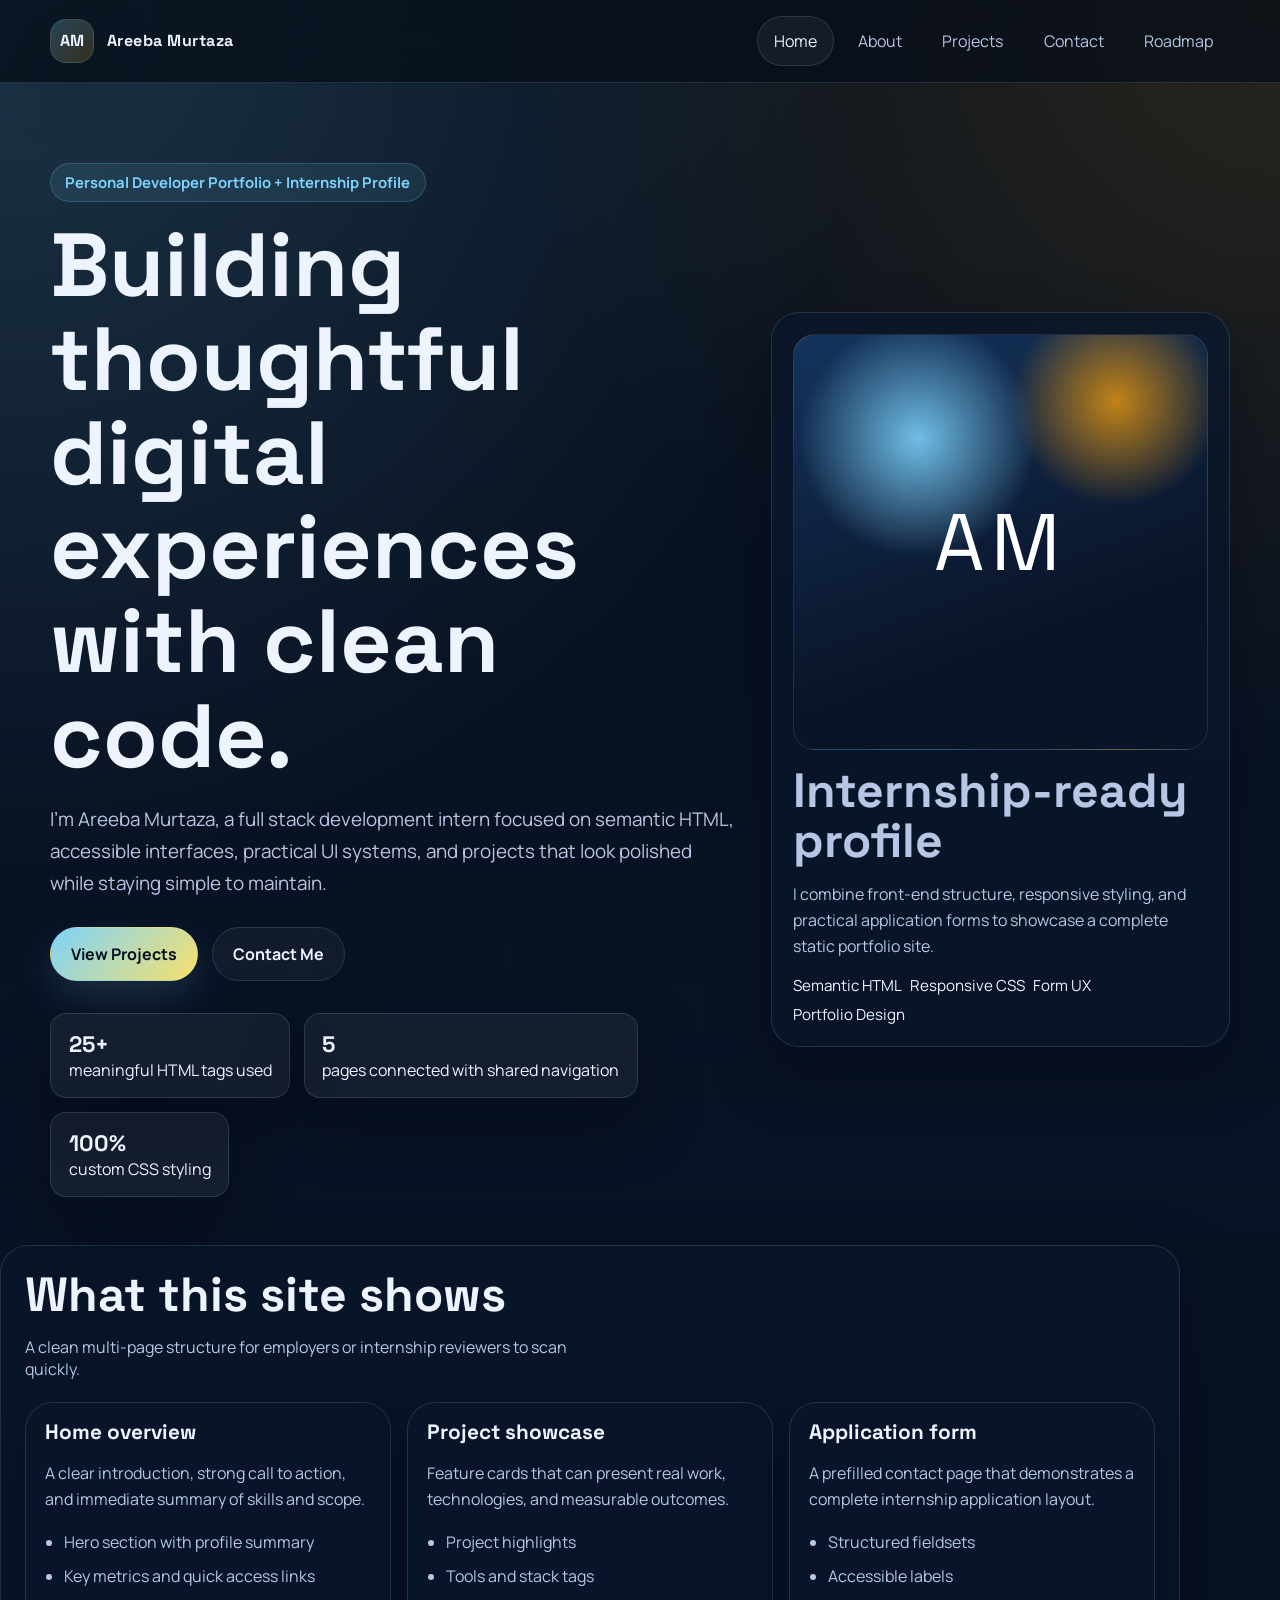
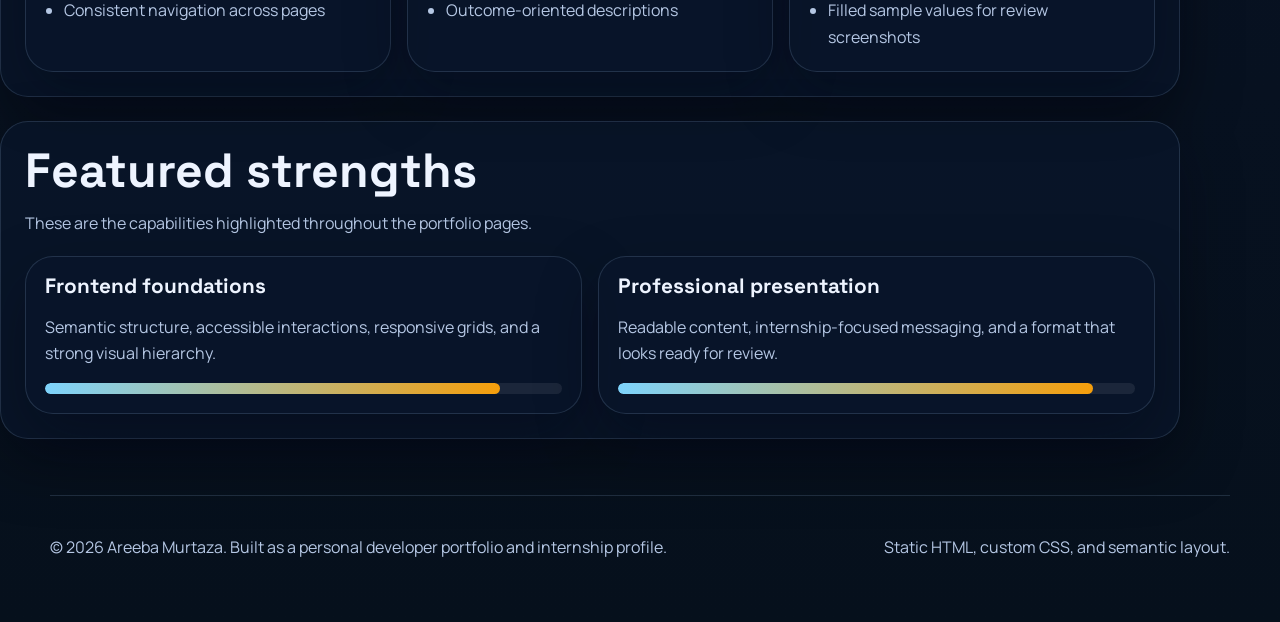
<file: index.html>
<!DOCTYPE html>
<html lang="en">
<head>
    <meta charset="UTF-8">
    <meta name="viewport" content="width=device-width, initial-scale=1.0">
    <meta name="description" content="Areeba Murtaza's personal developer portfolio and internship profile website.">
    <title>Areeba Murtaza | Developer Portfolio</title>
    <link rel="stylesheet" href="style.css">
</head>
<body>
    <a class="skip-link" href="#main-content">Skip to content</a>
    <header class="site-header">
        <div class="container">
            <nav class="navbar" aria-label="Primary">
                <a class="brand" href="index.html">
                    <span class="brand-mark">AM</span>
                    <span>Areeba Murtaza</span>
                </a>
                <div class="nav-links">
                    <a class="active" href="index.html" aria-current="page">Home</a>
                    <a href="about.html">About</a>
                    <a href="projects.html">Projects</a>
                    <a href="contact.html">Contact</a>
                    <a href="roadmap.html">Roadmap</a>
                </div>
            </nav>
        </div>
    </header>

    <main id="main-content">
        <section class="hero">
            <div class="container hero-grid">
                <div>
                    <div class="kicker">Personal Developer Portfolio + Internship Profile</div>
                    <h1>Building thoughtful digital experiences with clean code.</h1>
                    <p class="lead">I’m Areeba Murtaza, a full stack development intern focused on semantic HTML, accessible interfaces, practical UI systems, and projects that look polished while staying simple to maintain.</p>
                    <div class="actions">
                        <a class="button button-primary" href="projects.html">View Projects</a>
                        <a class="button button-secondary" href="contact.html">Contact Me</a>
                    </div>
                    <div class="hero-metrics" aria-label="Highlights">
                        <div class="metric"><strong>25+</strong><span>meaningful HTML tags used</span></div>
                        <div class="metric"><strong>5</strong><span>pages connected with shared navigation</span></div>
                        <div class="metric"><strong>100%</strong><span>custom CSS styling</span></div>
                    </div>
                </div>

                <aside class="visual-card profile-panel" aria-label="Profile summary">
                    <figure>
                        <div class="avatar" aria-hidden="true">AM</div>
                        <figcaption>
                            <h2 style="margin-bottom:0.5rem;">Internship-ready profile</h2>
                            <p>I combine front-end structure, responsive styling, and practical application forms to showcase a complete static portfolio site.</p>
                        </figcaption>
                    </figure>
                    <div class="badge-row">
                        <span class="badge">Semantic HTML</span>
                        <span class="badge">Responsive CSS</span>
                        <span class="badge">Form UX</span>
                        <span class="badge">Portfolio Design</span>
                    </div>
                </aside>
            </div>
        </section>

        <section class="section container">
            <div class="section-header">
                <div>
                    <h2>What this site shows</h2>
                    <p>A clean multi-page structure for employers or internship reviewers to scan quickly.</p>
                </div>
            </div>
            <div class="grid-3">
                <article class="card">
                    <h3>Home overview</h3>
                    <p>A clear introduction, strong call to action, and immediate summary of skills and scope.</p>
                    <ul>
                        <li>Hero section with profile summary</li>
                        <li>Key metrics and quick access links</li>
                        <li>Consistent navigation across pages</li>
                    </ul>
                </article>
                <article class="card">
                    <h3>Project showcase</h3>
                    <p>Feature cards that can present real work, technologies, and measurable outcomes.</p>
                    <ul>
                        <li>Project highlights</li>
                        <li>Tools and stack tags</li>
                        <li>Outcome-oriented descriptions</li>
                    </ul>
                </article>
                <article class="card">
                    <h3>Application form</h3>
                    <p>A prefilled contact page that demonstrates a complete internship application layout.</p>
                    <ul>
                        <li>Structured fieldsets</li>
                        <li>Accessible labels</li>
                        <li>Filled sample values for review screenshots</li>
                    </ul>
                </article>
            </div>
        </section>

        <section class="section container">
            <div class="section-header">
                <div>
                    <h2>Featured strengths</h2>
                    <p>These are the capabilities highlighted throughout the portfolio pages.</p>
                </div>
            </div>
            <div class="grid-2">
                <article class="card">
                    <h3>Frontend foundations</h3>
                    <p>Semantic structure, accessible interactions, responsive grids, and a strong visual hierarchy.</p>
                    <div class="progress" aria-hidden="true"><span style="width: 88%;"></span></div>
                </article>
                <article class="card">
                    <h3>Professional presentation</h3>
                    <p>Readable content, internship-focused messaging, and a format that looks ready for review.</p>
                    <div class="progress" aria-hidden="true"><span style="width: 92%;"></span></div>
                </article>
            </div>
        </section>
    </main>

    <footer class="site-footer">
        <div class="container footer-inner">
            <p>&copy; 2026 Areeba Murtaza. Built as a personal developer portfolio and internship profile.</p>
            <p>Static HTML, custom CSS, and semantic layout.</p>
        </div>
    </footer>
</body>
</html>
</file>
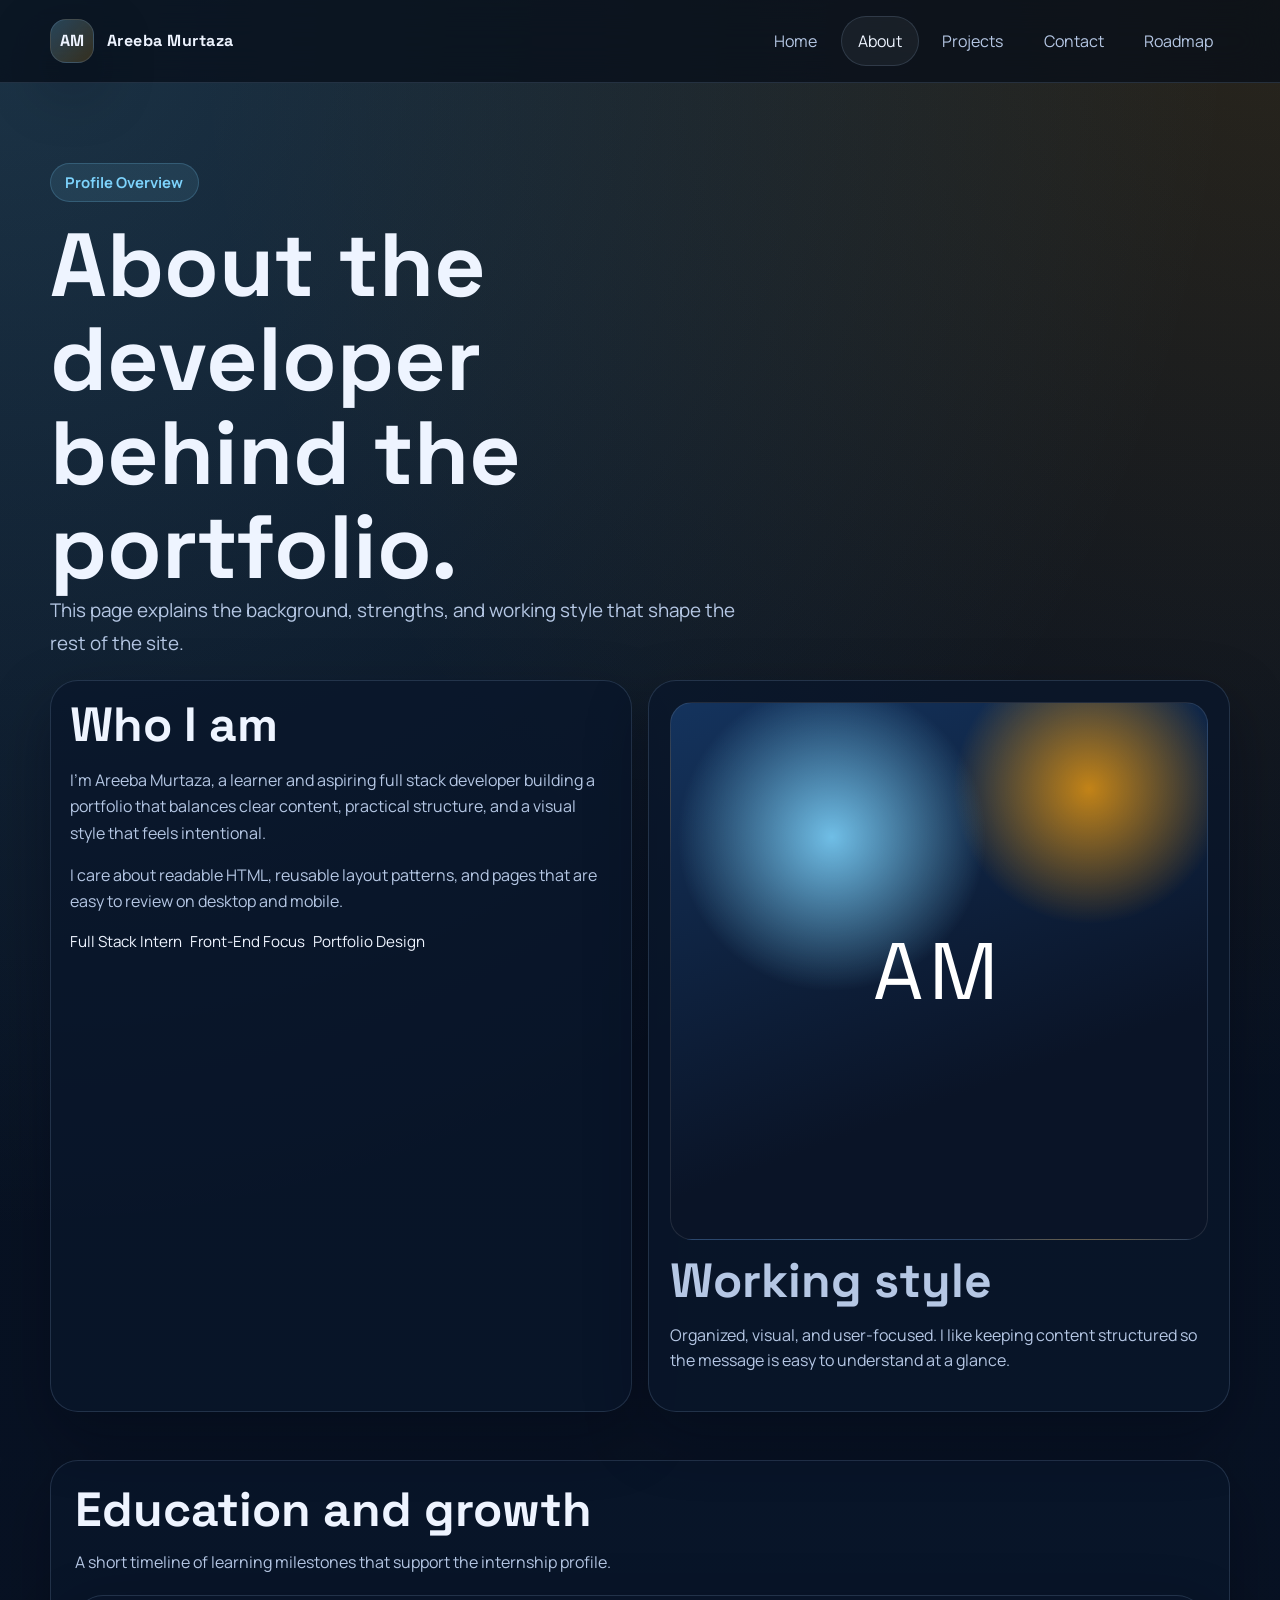
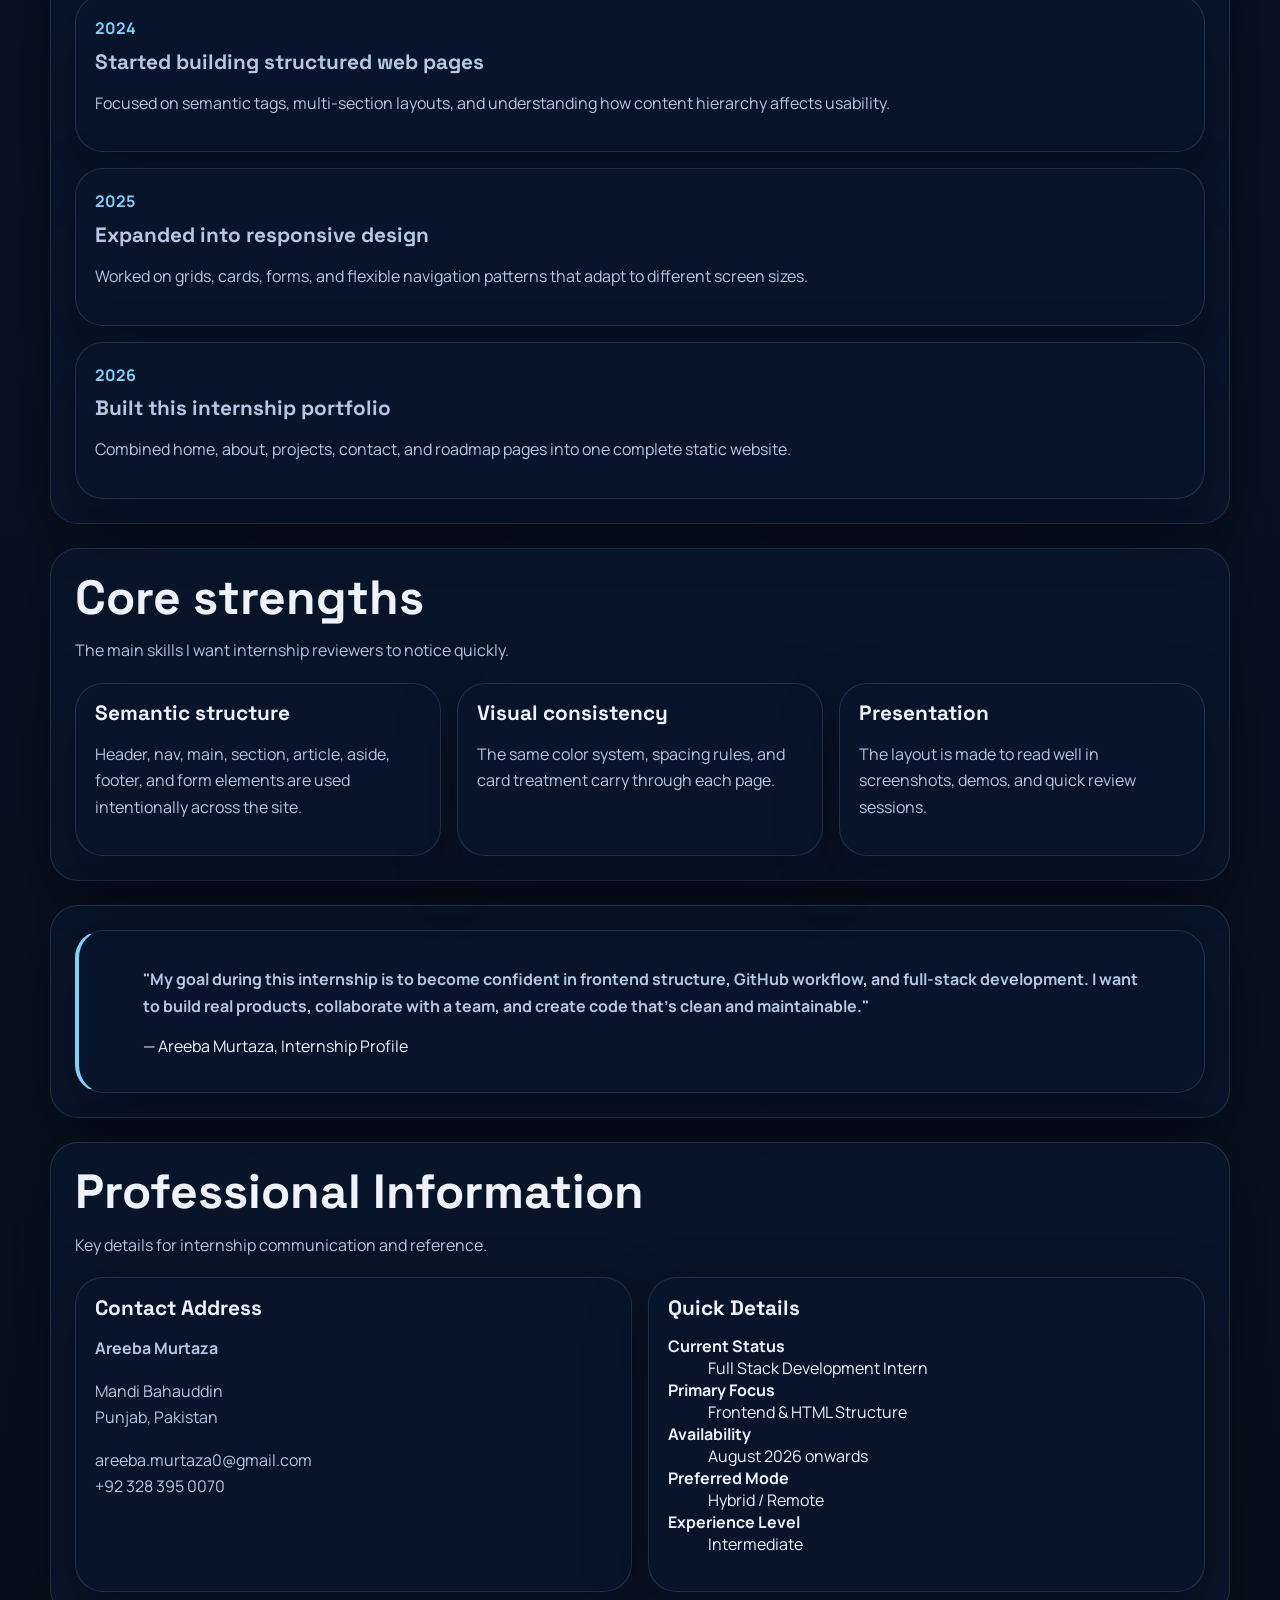
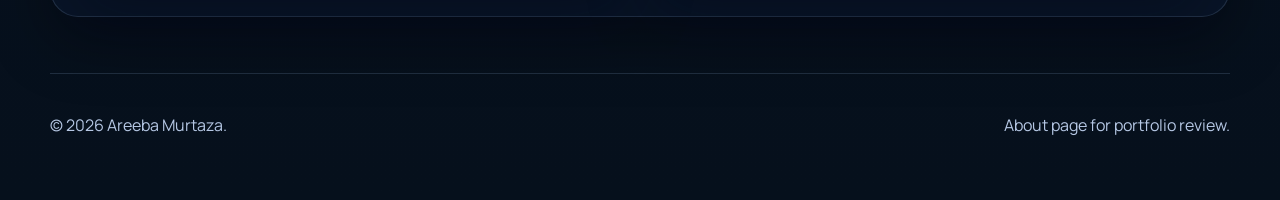
<file: about.html>
<!DOCTYPE html>
<html lang="en">
<head>
    <meta charset="UTF-8">
    <meta name="viewport" content="width=device-width, initial-scale=1.0">
    <meta name="description" content="About Areeba Murtaza, a full stack development intern and portfolio owner.">
    <title>About | Areeba Murtaza</title>
    <link rel="stylesheet" href="style.css">
</head>
<body>
    <a class="skip-link" href="#main-content">Skip to content</a>
    <header class="site-header">
        <div class="container">
            <nav class="navbar" aria-label="Primary">
                <a class="brand" href="index.html">
                    <span class="brand-mark">AM</span>
                    <span>Areeba Murtaza</span>
                </a>
                <div class="nav-links">
                    <a href="index.html">Home</a>
                    <a class="active" href="about.html" aria-current="page">About</a>
                    <a href="projects.html">Projects</a>
                    <a href="contact.html">Contact</a>
                    <a href="roadmap.html">Roadmap</a>
                </div>
            </nav>
        </div>
    </header>

    <main id="main-content" class="container">
        <section class="page-hero">
            <div class="section-header">
                <div>
                    <div class="kicker">Profile Overview</div>
                    <h1>About the developer behind the portfolio.</h1>
                    <p class="lead">This page explains the background, strengths, and working style that shape the rest of the site.</p>
                </div>
            </div>
            <div class="grid-2">
                <article class="card">
                    <h2>Who I am</h2>
                    <p>I’m Areeba Murtaza, a learner and aspiring full stack developer building a portfolio that balances clear content, practical structure, and a visual style that feels intentional.</p>
                    <p>I care about readable HTML, reusable layout patterns, and pages that are easy to review on desktop and mobile.</p>
                    <div class="badge-row">
                        <span class="badge">Full Stack Intern</span>
                        <span class="badge">Front-End Focus</span>
                        <span class="badge">Portfolio Design</span>
                    </div>
                </article>
                <aside class="profile-panel">
                    <figure>
                        <div class="avatar" aria-hidden="true">AM</div>
                        <figcaption>
                            <h2 style="margin-bottom:0.5rem;">Working style</h2>
                            <p>Organized, visual, and user-focused. I like keeping content structured so the message is easy to understand at a glance.</p>
                        </figcaption>
                    </figure>
                </aside>
            </div>
        </section>

        <section class="section">
            <div class="section-header">
                <div>
                    <h2>Education and growth</h2>
                    <p>A short timeline of learning milestones that support the internship profile.</p>
                </div>
            </div>
            <ol class="timeline">
                <li class="timeline-item">
                    <time datetime="2024">2024</time>
                    <h3>Started building structured web pages</h3>
                    <p>Focused on semantic tags, multi-section layouts, and understanding how content hierarchy affects usability.</p>
                </li>
                <li class="timeline-item">
                    <time datetime="2025">2025</time>
                    <h3>Expanded into responsive design</h3>
                    <p>Worked on grids, cards, forms, and flexible navigation patterns that adapt to different screen sizes.</p>
                </li>
                <li class="timeline-item">
                    <time datetime="2026">2026</time>
                    <h3>Built this internship portfolio</h3>
                    <p>Combined home, about, projects, contact, and roadmap pages into one complete static website.</p>
                </li>
            </ol>
        </section>

        <section class="section">
            <div class="section-header">
                <div>
                    <h2>Core strengths</h2>
                    <p>The main skills I want internship reviewers to notice quickly.</p>
                </div>
            </div>
            <div class="grid-3">
                <article class="card">
                    <h3>Semantic structure</h3>
                    <p>Header, nav, main, section, article, aside, footer, and form elements are used intentionally across the site.</p>
                </article>
                <article class="card">
                    <h3>Visual consistency</h3>
                    <p>The same color system, spacing rules, and card treatment carry through each page.</p>
                </article>
                <article class="card">
                    <h3>Presentation</h3>
                    <p>The layout is made to read well in screenshots, demos, and quick review sessions.</p>
                </article>
            </div>
        </section>

        <section class="section">
            <article class="card" style="border-left: 4px solid var(--accent); padding-left: 1.5rem;">
                <blockquote>
                    <p><strong>"My goal during this internship is to become confident in frontend structure, GitHub workflow, and full-stack development. I want to build real products, collaborate with a team, and create code that's clean and maintainable."</strong></p>
                    <footer>— Areeba Murtaza, Internship Profile</footer>
                </blockquote>
            </article>
        </section>

        <section class="section">
            <div class="section-header">
                <div>
                    <h2>Professional Information</h2>
                    <p>Key details for internship communication and reference.</p>
                </div>
            </div>
            <div class="grid-2">
                <address class="card" style="font-style: normal;">
                    <h3>Contact Address</h3>
                    <p><strong>Areeba Murtaza</strong></p>
                    <p>Mandi Bahauddin<br>Punjab, Pakistan</p>
                    <p><a href="mailto:areeba.murtaza0@gmail.com">areeba.murtaza0@gmail.com</a><br>
                    <a href="tel:+923283950070">+92 328 395 0070</a></p>
                </address>

                <div class="card">
                    <h3>Quick Details</h3>
                    <dl>
                        <dt><strong>Current Status</strong></dt>
                        <dd>Full Stack Development Intern</dd>

                        <dt><strong>Primary Focus</strong></dt>
                        <dd>Frontend & HTML Structure</dd>

                        <dt><strong>Availability</strong></dt>
                        <dd>August 2026 onwards</dd>

                        <dt><strong>Preferred Mode</strong></dt>
                        <dd>Hybrid / Remote</dd>

                        <dt><strong>Experience Level</strong></dt>
                        <dd>Intermediate</dd>
                    </dl>
                </div>
            </div>
        </section>
    </main>

    <footer class="site-footer">
        <div class="container footer-inner">
            <p>&copy; 2026 Areeba Murtaza.</p>
            <p>About page for portfolio review.</p>
        </div>
    </footer>
</body>
</html>
</file>
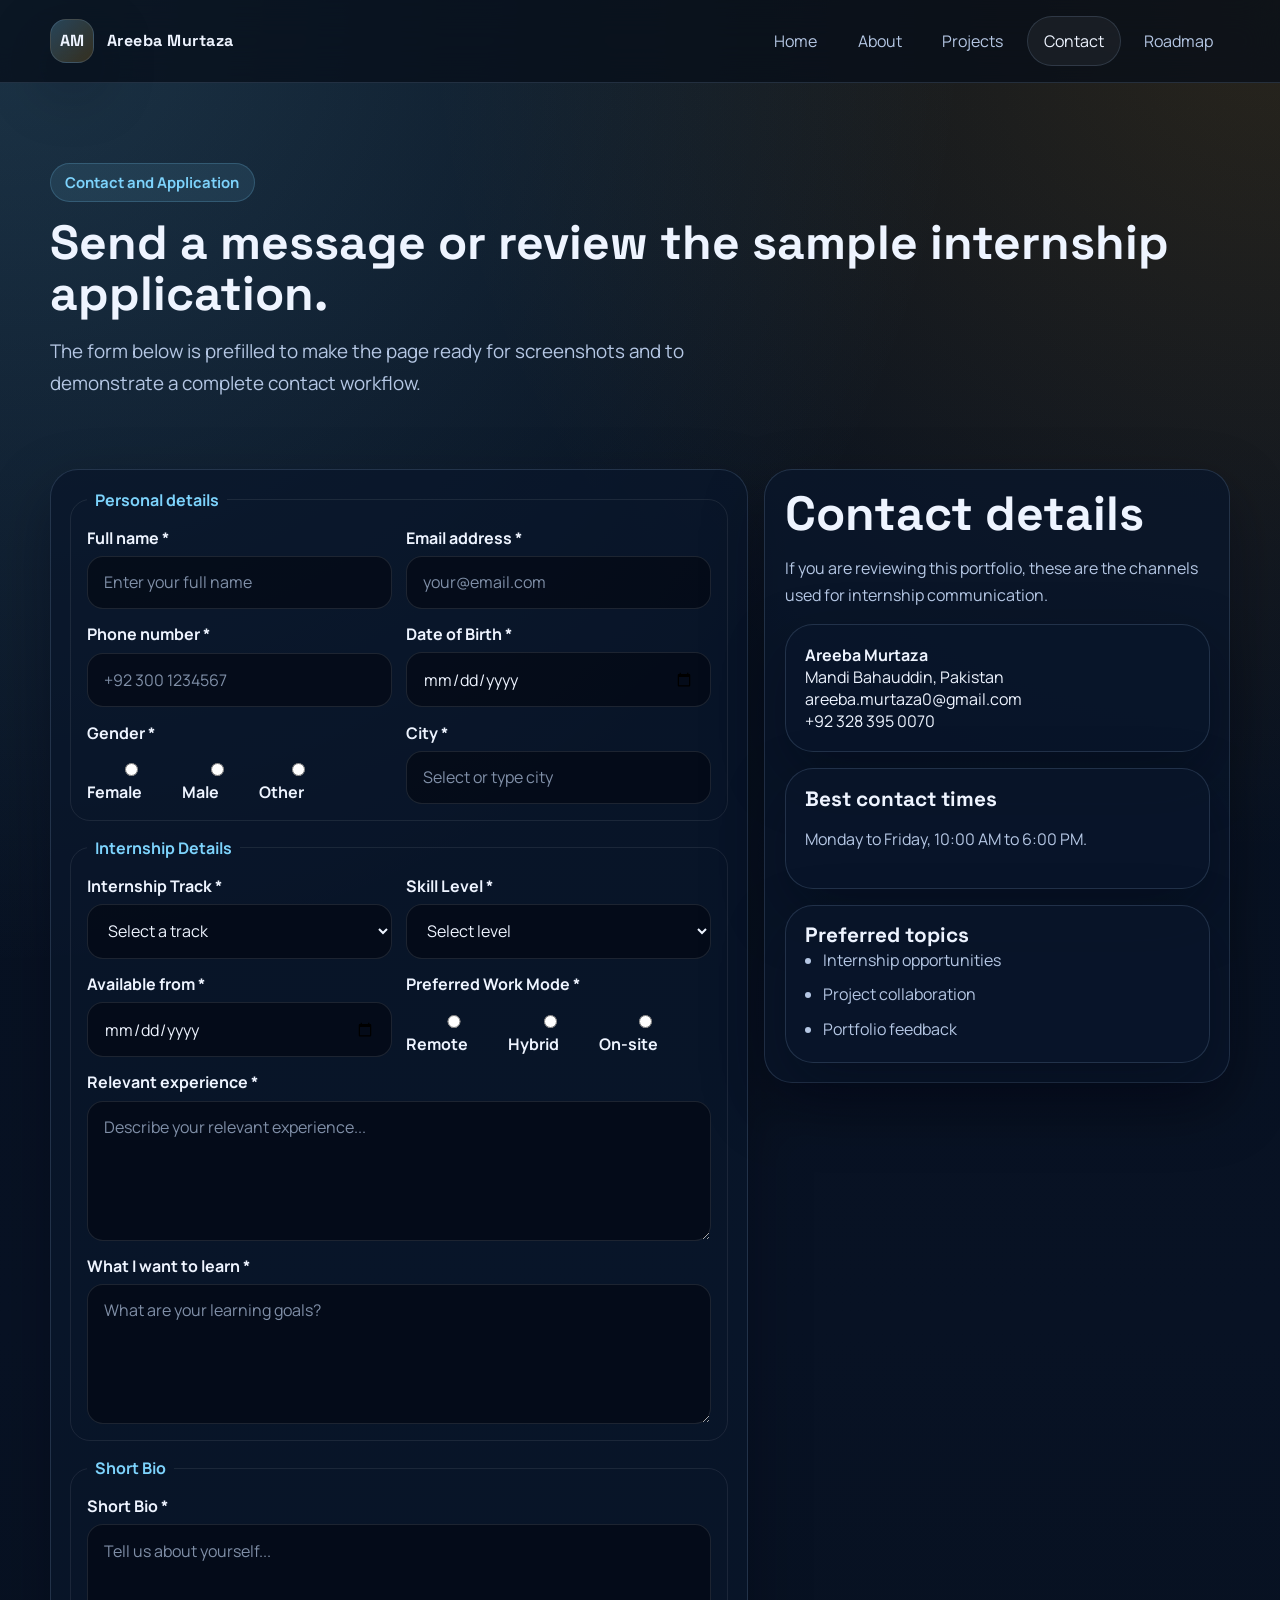
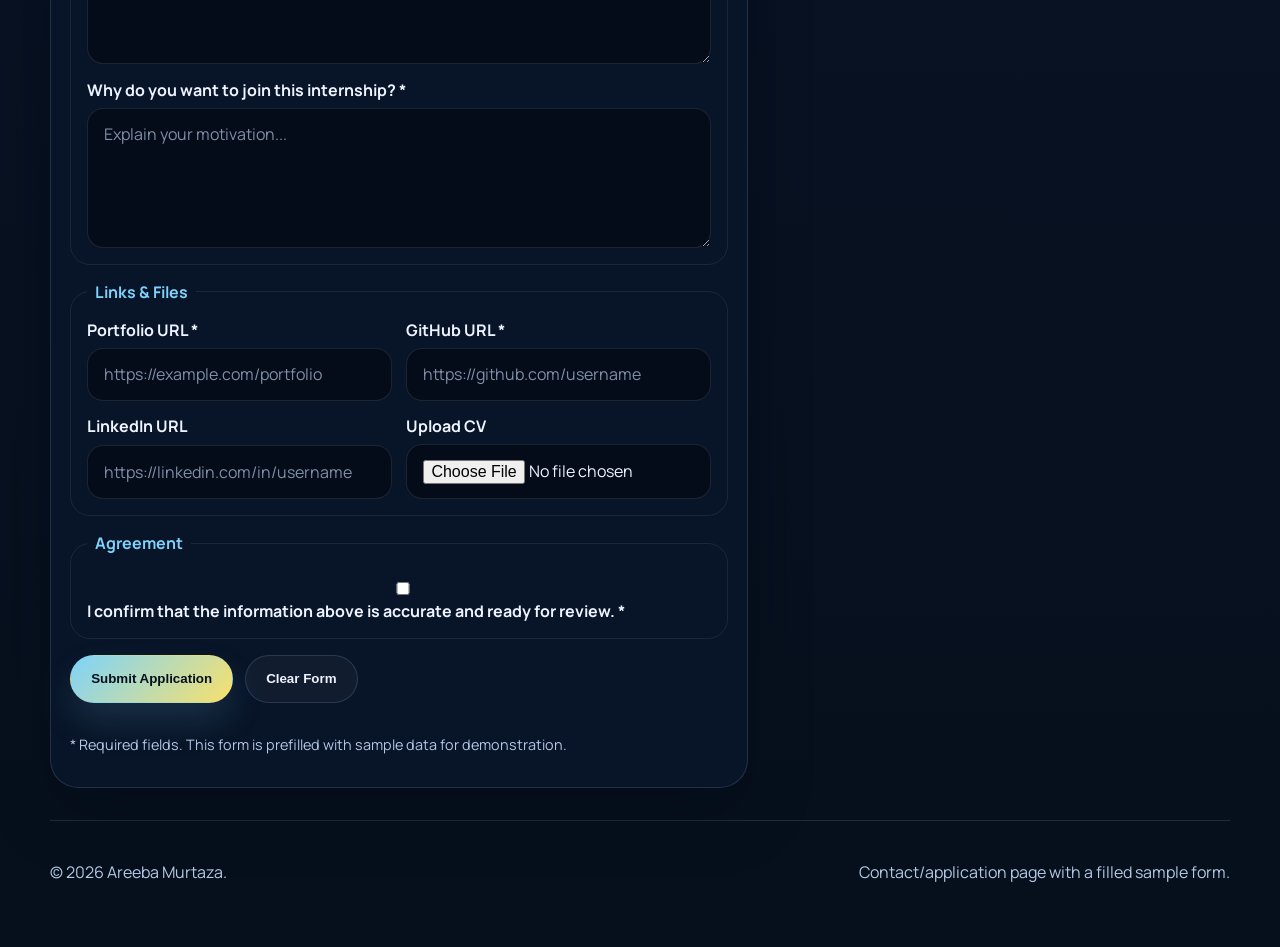
<file: contact.html>
<!DOCTYPE html>
<html lang="en">
<head>
    <meta charset="UTF-8">
    <meta name="viewport" content="width=device-width, initial-scale=1.0">
    <meta name="description" content="Contact and internship application form for Areeba Murtaza.">
    <title>Contact | Areeba Murtaza</title>
    <link rel="stylesheet" href="style.css">
</head>
<body>
    <a class="skip-link" href="#main-content">Skip to content</a>
    <header class="site-header">
        <div class="container">
            <nav class="navbar" aria-label="Primary">
                <a class="brand" href="index.html">
                    <span class="brand-mark">AM</span>
                    <span>Areeba Murtaza</span>
                </a>
                <div class="nav-links">
                    <a href="index.html">Home</a>
                    <a href="about.html">About</a>
                    <a href="projects.html">Projects</a>
                    <a class="active" href="contact.html" aria-current="page">Contact</a>
                    <a href="roadmap.html">Roadmap</a>
                </div>
            </nav>
        </div>
    </header>

    <main id="main-content" class="container">
        <section class="page-hero">
            <div class="section-header">
                <div>
                    <div class="kicker">Contact and Application</div>
                    <h2>Send a message or review the sample internship application.</h2>
                    <p class="lead">The form below is prefilled to make the page ready for screenshots and to demonstrate a complete contact workflow.</p>
                </div>
            </div>
        </section>

        <div class="form-layout">
            <section class="form-panel">
                <form action="#" method="post">
                    <fieldset>
                        <legend>Personal details</legend>
                        <div class="form-grid">
                            <div class="field">
                                <label for="fullName">Full name *</label>
                                <input id="fullName" name="fullName" type="text" placeholder="Enter your full name" required minlength="3" maxlength="50">
                            </div>
                            <div class="field">
                                <label for="email">Email address *</label>
                                <input id="email" name="email" type="email" placeholder="your@email.com" required>
                            </div>
                            <div class="field">
                                <label for="phone">Phone number *</label>
                                <input id="phone" name="phone" type="tel" placeholder="+92 300 1234567" required pattern="[0-9+\-\s]{10,}">
                            </div>
                            <div class="field">
                                <label for="dob">Date of Birth *</label>
                                <input id="dob" name="dob" type="date" required>
                            </div>
                            <div class="field">
                                <label>Gender *</label>
                                <div style="display: flex; gap: 1rem; margin-top: 0.45rem;">
                                    <label><input type="radio" name="gender" value="Female" required> Female</label>
                                    <label><input type="radio" name="gender" value="Male" required> Male</label>
                                    <label><input type="radio" name="gender" value="Other" required> Other</label>
                                </div>
                            </div>
                            <div class="field">
                                <label for="city">City *</label>
                                <input id="city" name="city" list="cities" placeholder="Select or type city" required>
                                <datalist id="cities">
                                    <option value="Karachi"></option>
                                    <option value="Lahore"></option>
                                    <option value="Islamabad"></option>
                                    <option value="Rawalpindi"></option>
                                    <option value="Multan"></option>
                                    <option value="Mandi Bahauddin"></option>
                                </datalist>
                            </div>
                        </div>
                    </fieldset>

                    <fieldset>
                        <legend>Internship Details</legend>
                        <div class="form-grid">
                            <div class="field">
                                <label for="track">Internship Track *</label>
                                <select id="track" name="track" required>
                                    <option value="">Select a track</option>
                                    <option>Full Stack Development</option>
                                    <option>Frontend Development</option>
                                    <option>UI/UX Design</option>
                                    <option>Web Design</option>
                                </select>
                            </div>
                            <div class="field">
                                <label for="skillLevel">Skill Level *</label>
                                <select id="skillLevel" name="skillLevel" required>
                                    <option value="">Select level</option>
                                    <option>Beginner</option>
                                    <option>Intermediate</option>
                                    <option>Advanced</option>
                                </select>
                            </div>
                            <div class="field">
                                <label for="startDate">Available from *</label>
                                <input id="startDate" name="startDate" type="date" required>
                            </div>
                            <div class="field">
                                <label>Preferred Work Mode *</label>
                                <div style="display: flex; gap: 1rem; margin-top: 0.45rem;">
                                    <label><input type="radio" name="workMode" value="Remote" required> Remote</label>
                                    <label><input type="radio" name="workMode" value="Hybrid" required> Hybrid</label>
                                    <label><input type="radio" name="workMode" value="On-site" required> On-site</label>
                                </div>
                            </div>
                            <div class="field" style="grid-column: 1 / -1;">
                                <label for="experience">Relevant experience *</label>
                                <textarea id="experience" name="experience" placeholder="Describe your relevant experience..." required minlength="20" maxlength="500"></textarea>
                            </div>
                            <div class="field" style="grid-column: 1 / -1;">
                                <label for="goals">What I want to learn *</label>
                                <textarea id="goals" name="goals" placeholder="What are your learning goals?" required minlength="30" maxlength="500"></textarea>
                            </div>
                        </div>
                    </fieldset>

                    <fieldset>
                        <legend>Short Bio</legend>
                        <div class="form-grid">
                            <div class="field" style="grid-column: 1 / -1;">
                                <label for="bio">Short Bio *</label>
                                <textarea id="bio" name="bio" placeholder="Tell us about yourself..." required minlength="20" maxlength="300"></textarea>
                            </div>
                            <div class="field" style="grid-column: 1 / -1;">
                                <label for="whyJoin">Why do you want to join this internship? *</label>
                                <textarea id="whyJoin" name="whyJoin" placeholder="Explain your motivation..." required minlength="30" maxlength="500"></textarea>
                            </div>
                        </div>
                    </fieldset>

                    <fieldset>
                        <legend>Links & Files</legend>
                        <div class="form-grid">
                            <div class="field">
                                <label for="portfolio">Portfolio URL *</label>
                                <input id="portfolio" name="portfolio" type="url" placeholder="https://example.com/portfolio" required>
                            </div>
                            <div class="field">
                                <label for="github">GitHub URL *</label>
                                <input id="github" name="github" type="url" placeholder="https://github.com/username" required>
                            </div>
                            <div class="field">
                                <label for="linkedin">LinkedIn URL</label>
                                <input id="linkedin" name="linkedin" type="url" placeholder="https://linkedin.com/in/username">
                            </div>
                            <div class="field">
                                <label for="cv">Upload CV</label>
                                <input id="cv" name="cv" type="file" accept=".pdf,.doc,.docx">
                            </div>
                        </div>
                    </fieldset>
                    </fieldset>

                    <fieldset>
                        <legend>Agreement</legend>
                        <div class="field" style="margin-top: 0.5rem;">
                            <label>
                                <input type="checkbox" name="agreement" required> I confirm that the information above is accurate and ready for review. *
                            </label>
                        </div>
                    </fieldset>

                    <div class="form-actions">
                        <button class="button button-primary" type="submit">Submit Application</button>
                        <button class="button button-secondary" type="reset">Clear Form</button>
                    </div>
                    <p class="helper" style="margin-top: 1rem; font-size: 0.9rem;">* Required fields. This form is prefilled with sample data for demonstration.</p>
                </form>
            </section>

            <aside class="info-panel">
                <h2>Contact details</h2>
                <p>If you are reviewing this portfolio, these are the channels used for internship communication.</p>
                <address class="panel" style="font-style: normal;">
                    <strong>Areeba Murtaza</strong><br>
                    Mandi Bahauddin, Pakistan<br>
                    <a href="mailto:areeba.murtaza0@gmail.com">areeba.murtaza0@gmail.com</a><br>
                    <a href="tel:+923283950070">+92 328 395 0070</a>
                </address>
                <div class="note" style="margin-top: 1rem;">
                    <h3>Best contact times</h3>
                    <p>Monday to Friday, 10:00 AM to 6:00 PM.</p>
                </div>
                <div class="note" style="margin-top: 1rem;">
                    <h3>Preferred topics</h3>
                    <ul class="bullets">
                        <li>Internship opportunities</li>
                        <li>Project collaboration</li>
                        <li>Portfolio feedback</li>
                    </ul>
                </div>
            </aside>
        </div>
    </main>

    <footer class="site-footer">
        <div class="container footer-inner">
            <p>&copy; 2026 Areeba Murtaza.</p>
            <p>Contact/application page with a filled sample form.</p>
        </div>
    </footer>
</body>
</html>
</file>
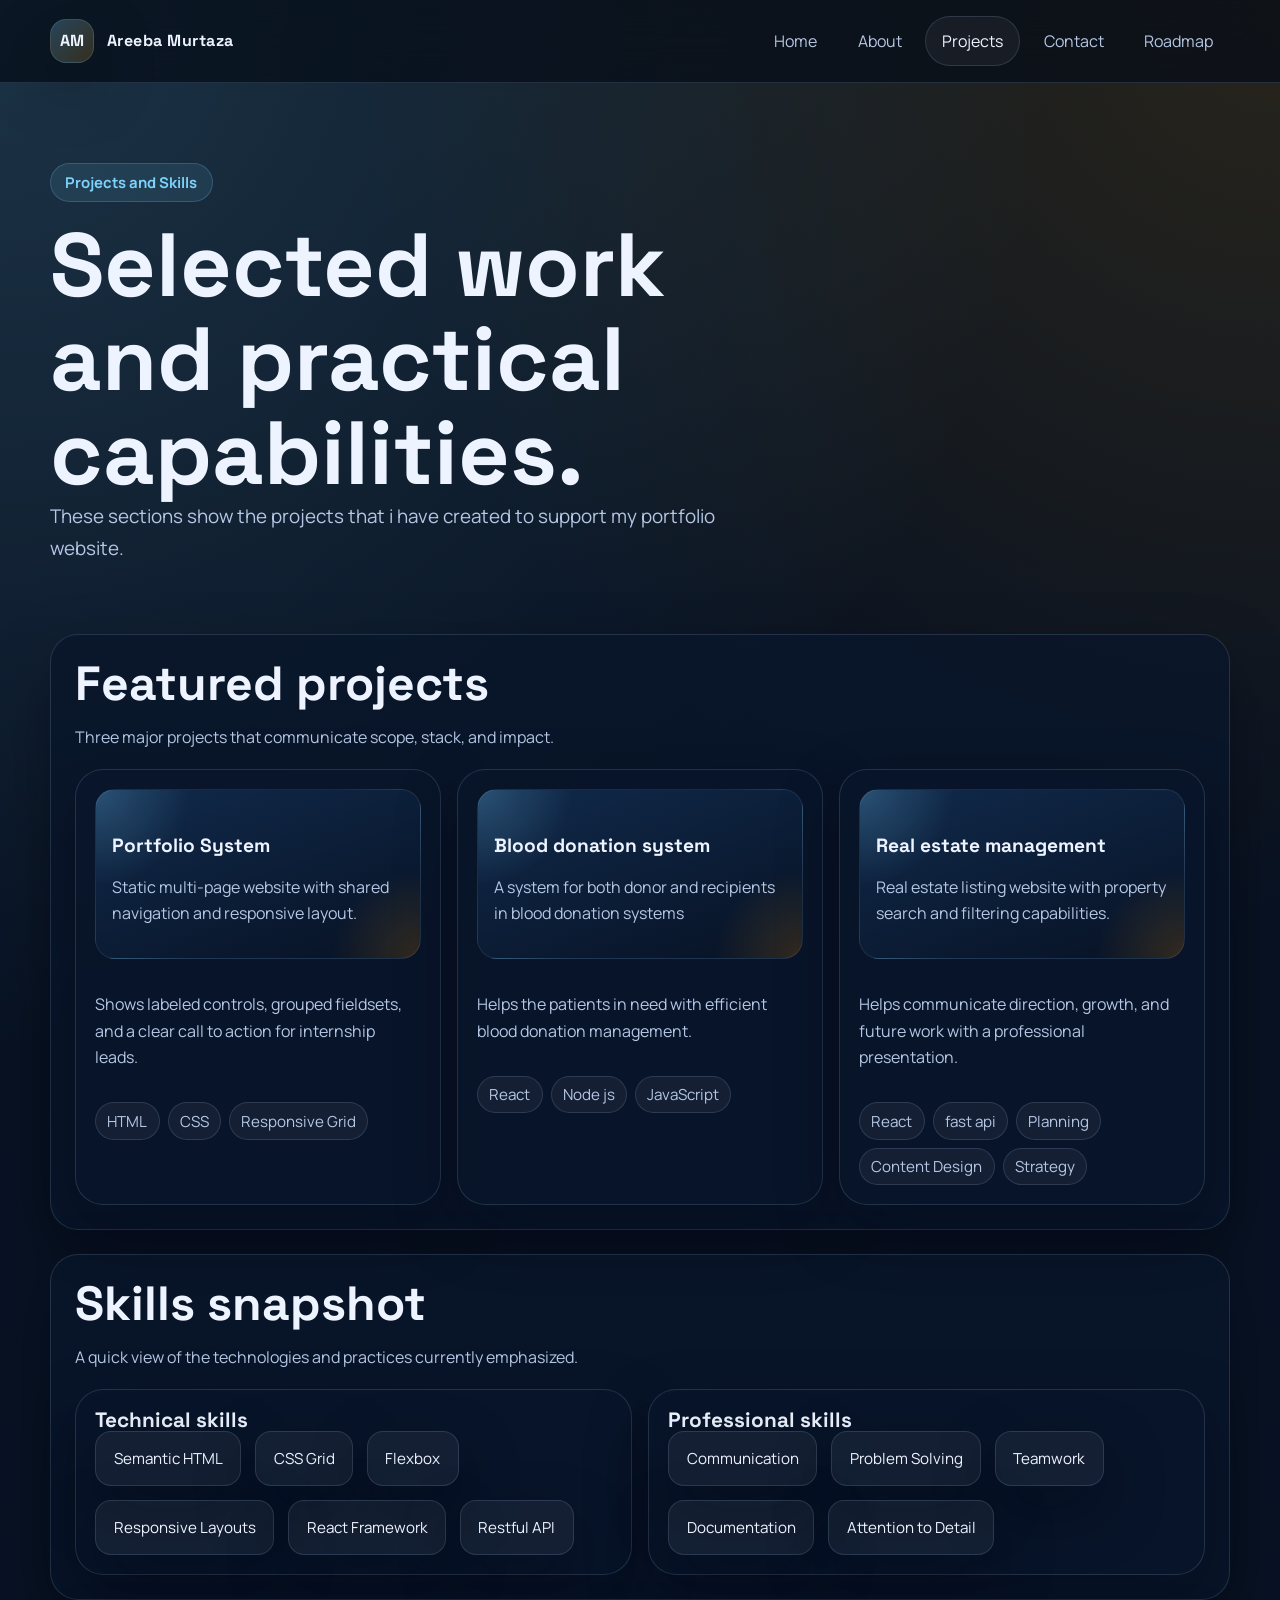
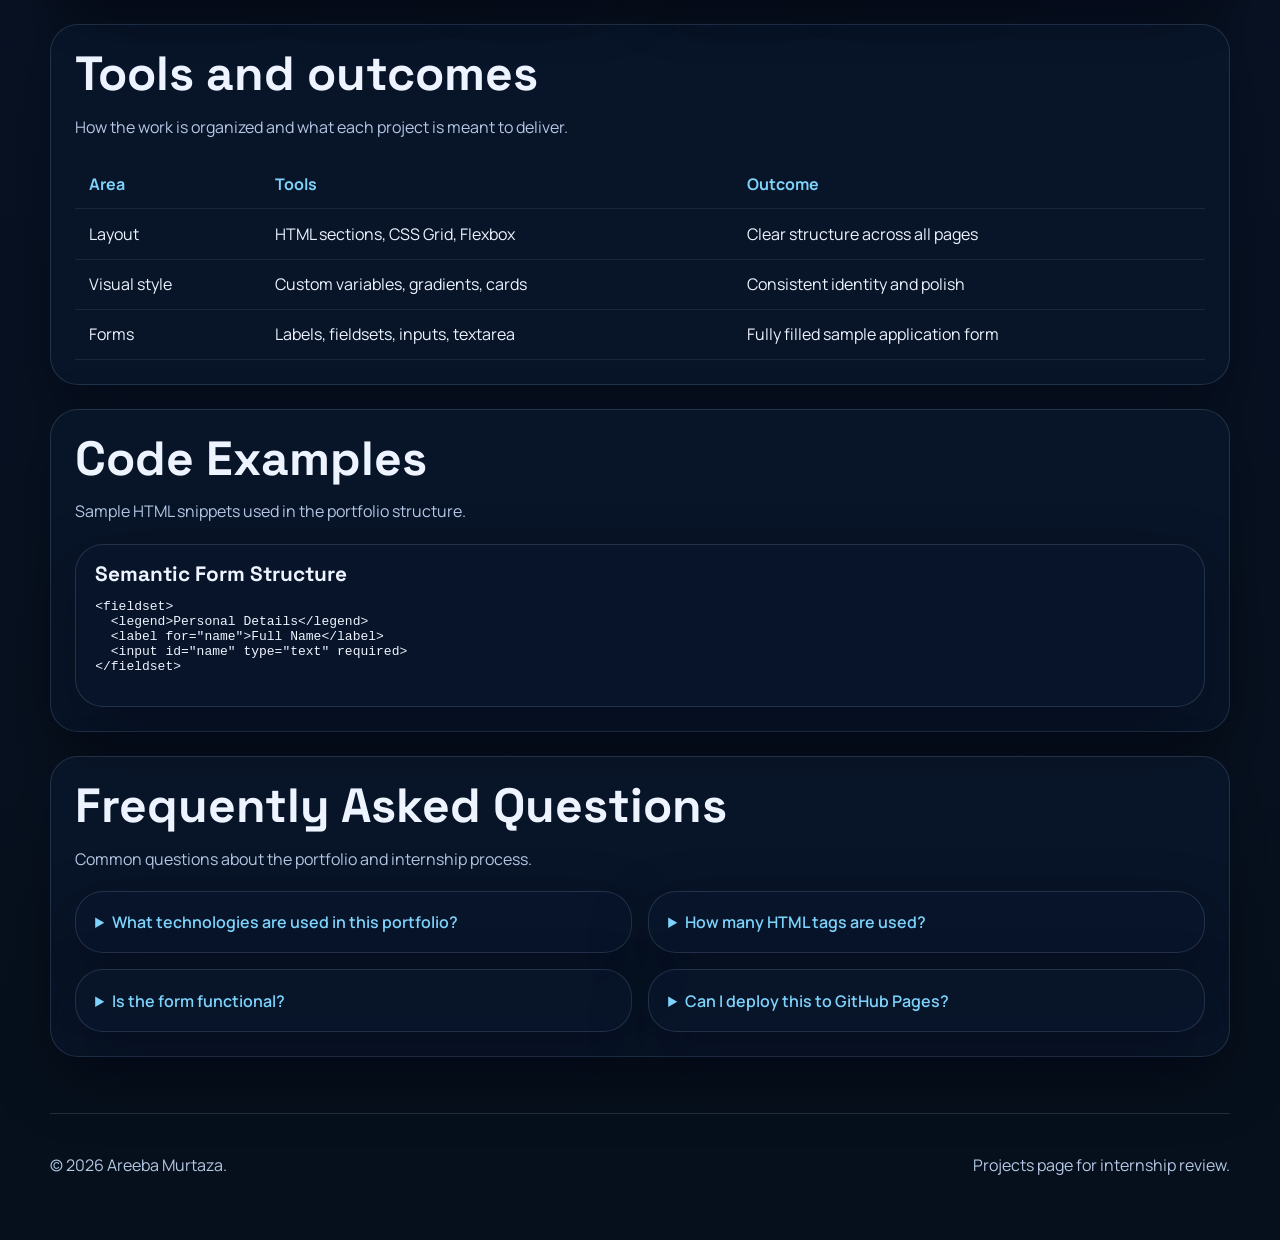
<file: projects.html>
<!DOCTYPE html>
<html lang="en">

<head>
    <meta charset="UTF-8">
    <meta name="viewport" content="width=device-width, initial-scale=1.0">
    <meta name="description" content="Projects and skills showcased by Areeba Murtaza.">
    <title>Projects | Areeba Murtaza</title>
    <link rel="stylesheet" href="style.css">
</head>

<body>
    <a class="skip-link" href="#main-content">Skip to content</a>
    <header class="site-header">
        <div class="container">
            <nav class="navbar" aria-label="Primary">
                <a class="brand" href="index.html">
                    <span class="brand-mark">AM</span>
                    <span>Areeba Murtaza</span>
                </a>
                <div class="nav-links">
                    <a href="index.html">Home</a>
                    <a href="about.html">About</a>
                    <a class="active" href="projects.html" aria-current="page">Projects</a>
                    <a href="contact.html">Contact</a>
                    <a href="roadmap.html">Roadmap</a>
                </div>
            </nav>
        </div>
    </header>

    <main id="main-content" class="container">
        <section class="page-hero">
            <div class="section-header">
                <div>
                    <div class="kicker">Projects and Skills</div>
                    <h1>Selected work and practical capabilities.</h1>
                    <p class="lead">These sections show the projects that i have created to support my portfolio
                        website.</p>
                </div>
            </div>
        </section>

        <section class="section">
            <div class="section-header">
                <div>
                    <h2>Featured projects</h2>
                    <p>Three major projects that communicate scope, stack, and impact.</p>
                </div>
            </div>
            <div class="grid-3">
                <article class="card project-card">
                    <div class="project-media">
                        <strong>Portfolio System</strong>
                        <p>Static multi-page website with shared navigation and responsive layout.</p>
                    </div>
                    <p>Shows labeled controls, grouped fieldsets, and a clear call to action for internship leads.</p>
                    <div class="project-meta">
                        <span>HTML</span>
                        <span>CSS</span>
                        <span>Responsive Grid</span>
                       
                    </div>
                </article>
                <article class="card project-card">
                    <div class="project-media">
                        <strong>Blood donation system</strong>
                        <p>A system for both donor and recipients in blood donation systems</p>
                    </div>
                    <p>Helps the patients in need with efficient blood donation management.</p>
                    <div class="project-meta">
                        <span>React</span>
                        <span>Node js</span>
                        <span>JavaScript</span>
                    </div>
                </article>
                <article class="card project-card">
                    <div class="project-media">
                        <strong>Real estate management</strong>
                        <p>Real estate listing website with property search and filtering capabilities.</p>
                    </div>
                    <p>Helps communicate direction, growth, and future work with a professional presentation.</p>
                    <div class="project-meta">
                         <span>React</span>
                        <span>fast api</span>
                        <span>Planning</span>
                        <span>Content Design</span>
                        <span>Strategy</span>
                    </div>
                </article>
            </div>
        </section>

        <section class="section">
            <div class="section-header">
                <div>
                    <h2>Skills snapshot</h2>
                    <p>A quick view of the technologies and practices currently emphasized.</p>
                </div>
            </div>
            <div class="grid-2">
                <article class="card">
                    <h3>Technical skills</h3>
                    <div class="skill-chips">
                        <span class="skill">Semantic HTML</span>
                        <span class="skill">CSS Grid</span>
                        <span class="skill">Flexbox</span>
                        <span class="skill">Responsive Layouts</span>
                        <span class="skill">React Framework</span>
                        <span class="skill">Restful API</span>
                    </div>
                </article>
                <article class="card">
                    <h3>Professional skills</h3>
                    <div class="skill-chips">
                        <span class="skill">Communication</span>
                        <span class="skill">Problem Solving</span>
                        <span class="skill">Teamwork</span>
                        <span class="skill">Documentation</span>
                        <span class="skill">Attention to Detail</span>
                    </div>
                </article>
            </div>
        </section>

        <section class="section">
            <div class="section-header">
                <div>
                    <h2>Tools and outcomes</h2>
                    <p>How the work is organized and what each project is meant to deliver.</p>
                </div>
            </div>
            <table class="table" aria-label="Project tools and outcomes">
                <thead>
                    <tr>
                        <th>Area</th>
                        <th>Tools</th>
                        <th>Outcome</th>
                    </tr>
                </thead>
                <tbody>
                    <tr>
                        <td>Layout</td>
                        <td>HTML sections, CSS Grid, Flexbox</td>
                        <td>Clear structure across all pages</td>
                    </tr>
                    <tr>
                        <td>Visual style</td>
                        <td>Custom variables, gradients, cards</td>
                        <td>Consistent identity and polish</td>
                    </tr>
                    <tr>
                        <td>Forms</td>
                        <td>Labels, fieldsets, inputs, textarea</td>
                        <td>Fully filled sample application form</td>
                    </tr>
                </tbody>
            </table>
        </section>

        <section class="section">
            <div class="section-header">
                <div>
                    <h2>Code Examples</h2>
                    <p>Sample HTML snippets used in the portfolio structure.</p>
                </div>
            </div>
            <article class="card">
                <h3>Semantic Form Structure</h3>
                <pre><code>&lt;fieldset&gt;
  &lt;legend&gt;Personal Details&lt;/legend&gt;
  &lt;label for="name"&gt;Full Name&lt;/label&gt;
  &lt;input id="name" type="text" required&gt;
&lt;/fieldset&gt;</code></pre>
            </article>
        </section>

        <section class="section">
            <div class="section-header">
                <div>
                    <h2>Frequently Asked Questions</h2>
                    <p>Common questions about the portfolio and internship process.</p>
                </div>
            </div>
            <div class="grid-2">
                <details class="card" style="padding: 0;">
                    <summary style="padding: 1.2rem; cursor: pointer; font-weight: 600; color: var(--accent);">
                        What technologies are used in this portfolio?
                    </summary>
                    <div style="padding: 1.2rem; padding-top: 0; color: var(--muted);">
                        <p>The portfolio is built with semantic HTML5 and custom CSS. It uses CSS Grid, Flexbox, and CSS variables for responsive, maintainable styling. No frameworks or backend required—it's a pure static website.</p>
                    </div>
                </details>

                <details class="card" style="padding: 0;">
                    <summary style="padding: 1.2rem; cursor: pointer; font-weight: 600; color: var(--accent);">
                        How many HTML tags are used?
                    </summary>
                    <div style="padding: 1.2rem; padding-top: 0; color: var(--muted);">
                        <p>Over 25 meaningful HTML tags are used throughout the site, including semantic tags like &lt;header&gt;, &lt;nav&gt;, &lt;main&gt;, &lt;section&gt;, &lt;article&gt;, &lt;aside&gt;, &lt;footer&gt;, form elements, tables, lists, and more.</p>
                    </div>
                </details>

                <details class="card" style="padding: 0;">
                    <summary style="padding: 1.2rem; cursor: pointer; font-weight: 600; color: var(--accent);">
                        Is the form functional?
                    </summary>
                    <div style="padding: 1.2rem; padding-top: 0; color: var(--muted);">
                        <p>The form is prefilled with sample data for demonstration purposes. It includes proper HTML5 validation attributes (required, minlength, maxlength, pattern) and demonstrates correct form structure with fieldsets, legends, and labels.</p>
                    </div>
                </details>

                <details class="card" style="padding: 0;">
                    <summary style="padding: 1.2rem; cursor: pointer; font-weight: 600; color: var(--accent);">
                        Can I deploy this to GitHub Pages?
                    </summary>
                    <div style="padding: 1.2rem; padding-top: 0; color: var(--muted);">
                        <p>Yes! Since this is a pure static website with no backend, it can be deployed directly to GitHub Pages. Just push to your repository and enable Pages in your repo settings.</p>
                    </div>
                </details>
            </div>
        </section>
    </main>

    <footer class="site-footer">
        <div class="container footer-inner">
            <p>&copy; 2026 Areeba Murtaza.</p>
            <p>Projects page for internship review.</p>
        </div>
    </footer>
</body>

</html>
</file>
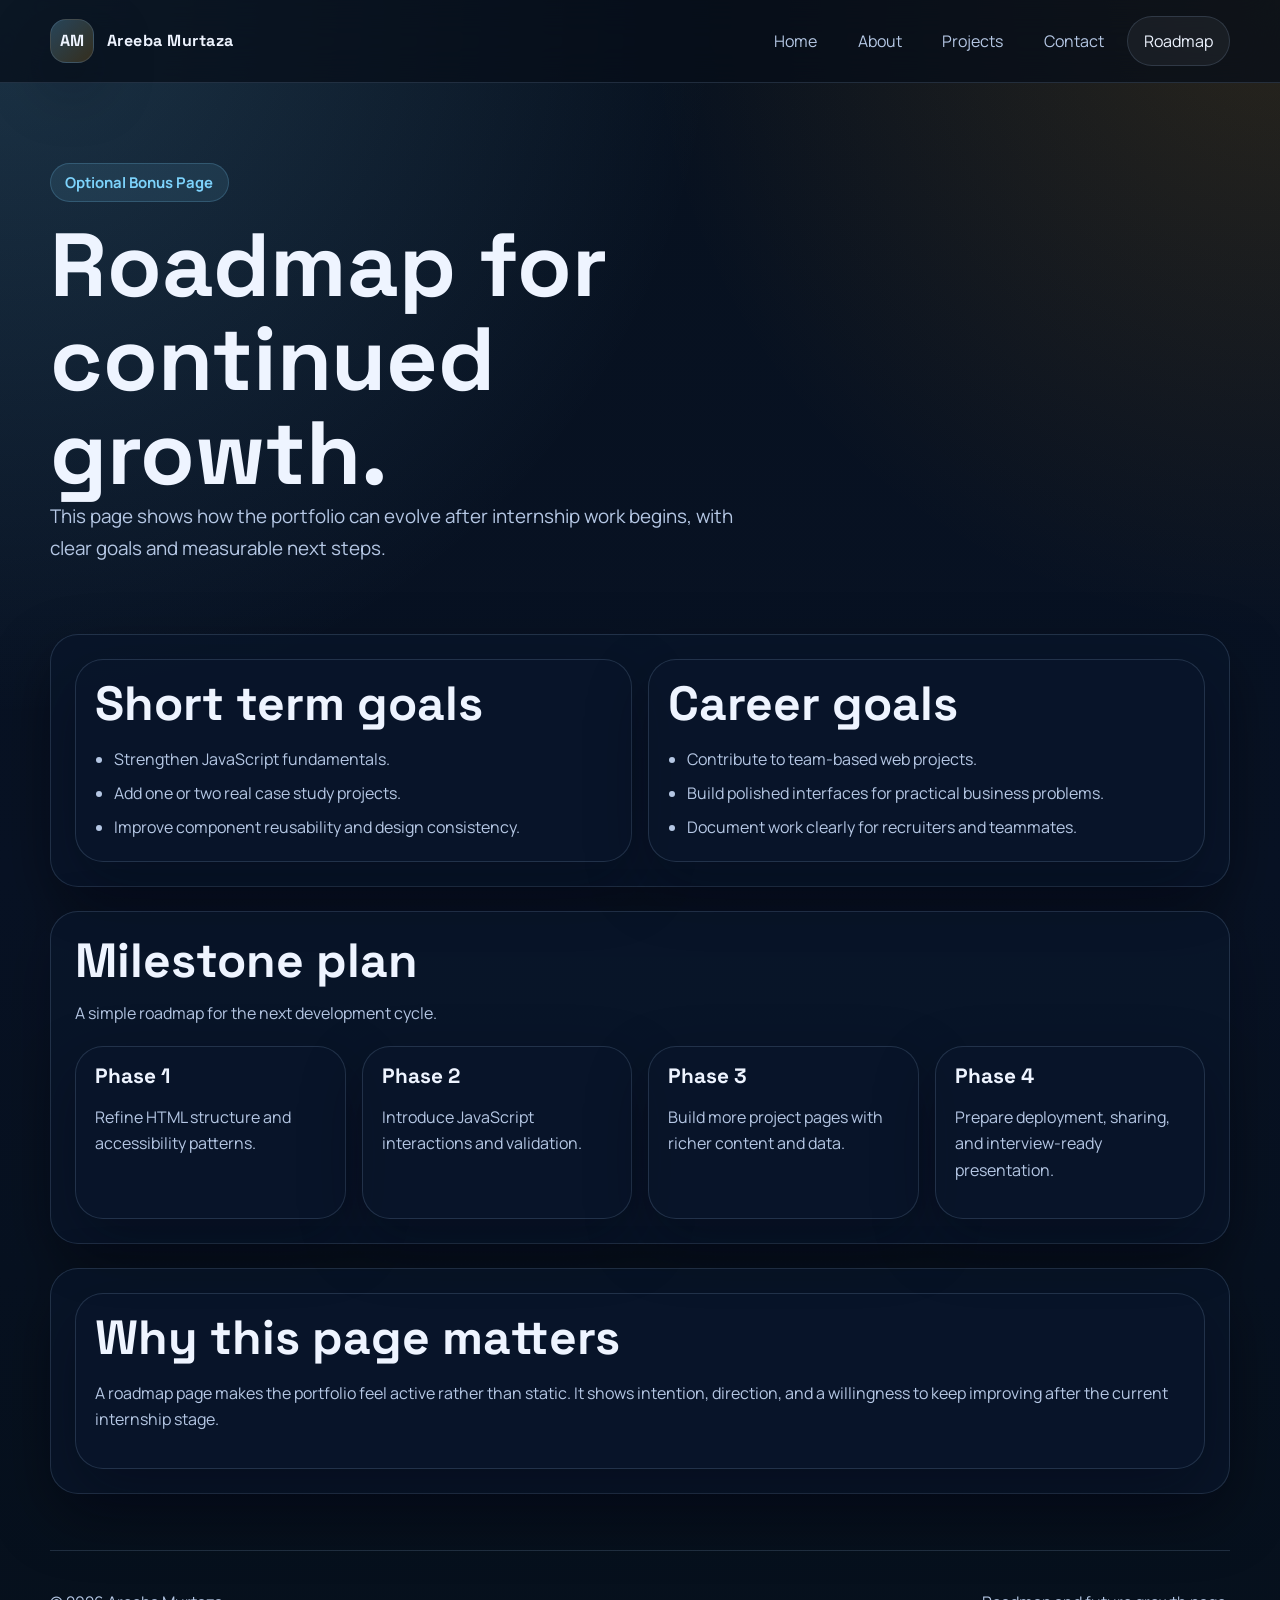
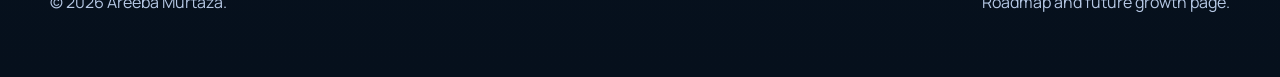
<file: roadmap.html>
<!DOCTYPE html>
<html lang="en">
<head>
    <meta charset="UTF-8">
    <meta name="viewport" content="width=device-width, initial-scale=1.0">
    <meta name="description" content="Learning roadmap and future goals for Areeba Murtaza.">
    <title>Roadmap | Areeba Murtaza</title>
    <link rel="stylesheet" href="style.css">
</head>
<body>
    <a class="skip-link" href="#main-content">Skip to content</a>
    <header class="site-header">
        <div class="container">
            <nav class="navbar" aria-label="Primary">
                <a class="brand" href="index.html">
                    <span class="brand-mark">AM</span>
                    <span>Areeba Murtaza</span>
                </a>
                <div class="nav-links">
                    <a href="index.html">Home</a>
                    <a href="about.html">About</a>
                    <a href="projects.html">Projects</a>
                    <a href="contact.html">Contact</a>
                    <a class="active" href="roadmap.html" aria-current="page">Roadmap</a>
                </div>
            </nav>
        </div>
    </header>

    <main id="main-content" class="container">
        <section class="page-hero">
            <div class="section-header">
                <div>
                    <div class="kicker">Optional Bonus Page</div>
                    <h1>Roadmap for continued growth.</h1>
                    <p class="lead">This page shows how the portfolio can evolve after internship work begins, with clear goals and measurable next steps.</p>
                </div>
            </div>
        </section>

        <section class="section">
            <div class="grid-2">
                <article class="callout">
                    <h2>Short term goals</h2>
                    <ul class="feature-list">
                        <li>Strengthen JavaScript fundamentals.</li>
                        <li>Add one or two real case study projects.</li>
                        <li>Improve component reusability and design consistency.</li>
                    </ul>
                </article>
                <article class="callout">
                    <h2>Career goals</h2>
                    <ul class="feature-list">
                        <li>Contribute to team-based web projects.</li>
                        <li>Build polished interfaces for practical business problems.</li>
                        <li>Document work clearly for recruiters and teammates.</li>
                    </ul>
                </article>
            </div>
        </section>

        <section class="section">
            <div class="section-header">
                <div>
                    <h2>Milestone plan</h2>
                    <p>A simple roadmap for the next development cycle.</p>
                </div>
            </div>
            <div class="grid-4">
                <article class="card">
                    <h3>Phase 1</h3>
                    <p>Refine HTML structure and accessibility patterns.</p>
                </article>
                <article class="card">
                    <h3>Phase 2</h3>
                    <p>Introduce JavaScript interactions and validation.</p>
                </article>
                <article class="card">
                    <h3>Phase 3</h3>
                    <p>Build more project pages with richer content and data.</p>
                </article>
                <article class="card">
                    <h3>Phase 4</h3>
                    <p>Prepare deployment, sharing, and interview-ready presentation.</p>
                </article>
            </div>
        </section>

        <section class="section">
            <article class="panel">
                <h2>Why this page matters</h2>
                <p>A roadmap page makes the portfolio feel active rather than static. It shows intention, direction, and a willingness to keep improving after the current internship stage.</p>
            </article>
        </section>
    </main>

    <footer class="site-footer">
        <div class="container footer-inner">
            <p>&copy; 2026 Areeba Murtaza.</p>
            <p>Roadmap and future growth page.</p>
        </div>
    </footer>
</body>
</html>
</file>
<file: style.css>
@import url('https://fonts.googleapis.com/css2?family=Manrope:wght@400;500;600;700;800&family=Space+Grotesk:wght@500;700&display=swap');

:root {
    --bg: #07111f;
    --bg-soft: #0c1a2f;
    --panel: rgba(10, 23, 43, 0.78);
    --panel-strong: #102544;
    --card: rgba(14, 31, 56, 0.9);
    --text: #eef4ff;
    --muted: #b5c7e4;
    --accent: #7dd3fc;
    --accent-2: #f59e0b;
    --border: rgba(150, 180, 222, 0.18);
    --shadow: 0 24px 60px rgba(1, 6, 16, 0.35);
    --radius-xl: 28px;
    --radius-lg: 20px;
    --radius-md: 16px;
    --container: 1180px;
}

* {
    box-sizing: border-box;
}

html {
    scroll-behavior: smooth;
}

body {
    margin: 0;
    font-family: 'Manrope', sans-serif;
    color: var(--text);
    background:
        radial-gradient(circle at top left, rgba(125, 211, 252, 0.18), transparent 34%),
        radial-gradient(circle at top right, rgba(245, 158, 11, 0.14), transparent 30%),
        linear-gradient(180deg, #07111f 0%, #081224 52%, #06101c 100%);
    min-height: 100vh;
}

body::before {
    content: '';
    position: fixed;
    inset: 0;
    pointer-events: none;
    background-image: linear-gradient(rgba(255,255,255,0.025) 1px, transparent 1px),
        linear-gradient(90deg, rgba(255,255,255,0.025) 1px, transparent 1px);
    background-size: 36px 36px;
    mask-image: linear-gradient(180deg, rgba(0,0,0,0.65), transparent 95%);
    opacity: 0.45;
    z-index: -1;
}

img {
    max-width: 100%;
    display: block;
}

a {
    color: inherit;
    text-decoration: none;
}

.skip-link {
    position: absolute;
    left: -999px;
    top: 12px;
    z-index: 1000;
    background: #fff;
    color: #0f172a;
    padding: 0.75rem 1rem;
    border-radius: 999px;
}

.skip-link:focus {
    left: 16px;
}

.container {
    width: min(100% - 2rem, var(--container));
    margin: 0 auto;
}

.site-header {
    position: sticky;
    top: 0;
    z-index: 50;
    backdrop-filter: blur(18px);
    background: rgba(6, 13, 24, 0.72);
    border-bottom: 1px solid var(--border);
}

.navbar {
    display: flex;
    align-items: center;
    justify-content: space-between;
    gap: 1rem;
    padding: 1rem 0;
}

.brand {
    display: inline-flex;
    align-items: center;
    gap: 0.8rem;
    font-family: 'Space Grotesk', sans-serif;
    font-weight: 700;
    letter-spacing: 0.03em;
}

.brand-mark {
    width: 44px;
    height: 44px;
    display: grid;
    place-items: center;
    border-radius: 16px;
    background: linear-gradient(135deg, rgba(125, 211, 252, 0.25), rgba(245, 158, 11, 0.18));
    border: 1px solid var(--border);
    box-shadow: var(--shadow);
}

.nav-links {
    display: flex;
    flex-wrap: wrap;
    gap: 0.4rem;
}

.nav-links a {
    padding: 0.8rem 1rem;
    border-radius: 999px;
    color: var(--muted);
    border: 1px solid transparent;
    transition: 180ms ease;
}

.nav-links a:hover,
.nav-links a:focus-visible,
.nav-links a.active,
.nav-links a[aria-current='page'] {
    color: var(--text);
    border-color: var(--border);
    background: rgba(255, 255, 255, 0.05);
}

.hero,
.page-hero {
    padding: 5rem 0 3rem;
}

.hero-grid {
    display: grid;
    grid-template-columns: minmax(0, 1.2fr) minmax(320px, 0.8fr);
    gap: 2rem;
    align-items: center;
}

.kicker {
    display: inline-flex;
    align-items: center;
    gap: 0.6rem;
    padding: 0.55rem 0.9rem;
    border-radius: 999px;
    background: rgba(125, 211, 252, 0.1);
    border: 1px solid rgba(125, 211, 252, 0.2);
    color: var(--accent);
    font-size: 0.93rem;
    font-weight: 700;
    margin-bottom: 1rem;
}

h1,
h2,
h3,
h4 {
    margin: 0;
    font-family: 'Space Grotesk', sans-serif;
    line-height: 1.05;
}

h1 {
    font-size: clamp(2.7rem, 7vw, 5.6rem);
    max-width: 11ch;
}

h2 {
    font-size: clamp(2rem, 4vw, 3rem);
    margin-bottom: 1rem;
}

h3 {
    font-size: 1.3rem;
}

.lead {
    color: var(--muted);
    font-size: clamp(1.05rem, 2vw, 1.18rem);
    line-height: 1.7;
    max-width: 62ch;
    margin: 1.25rem 0 1.75rem;
}

.actions {
    display: flex;
    flex-wrap: wrap;
    gap: 0.85rem;
    margin-bottom: 2rem;
}

.button {
    display: inline-flex;
    align-items: center;
    justify-content: center;
    gap: 0.5rem;
    padding: 0.95rem 1.25rem;
    border-radius: 999px;
    border: 1px solid transparent;
    font-weight: 700;
    transition: 180ms ease;
}

.button-primary {
    color: #03101d;
    background: linear-gradient(135deg, #7dd3fc, #f8e16c);
    box-shadow: 0 18px 36px rgba(125, 211, 252, 0.14);
}

.button-secondary {
    color: var(--text);
    border-color: var(--border);
    background: rgba(255, 255, 255, 0.04);
}

.button:hover,
.button:focus-visible {
    transform: translateY(-1px);
}

.hero-metrics,
.stats,
.skill-chips,
.pill-list {
    display: flex;
    flex-wrap: wrap;
    gap: 0.85rem;
}

.metric,
.stat,
.pill,
.tag,
.skill {
    padding: 1rem 1.1rem;
    border-radius: var(--radius-md);
    background: rgba(255, 255, 255, 0.05);
    border: 1px solid var(--border);
    box-shadow: var(--shadow);
}

.metric strong,
.stat strong {
    display: block;
    font-size: 1.4rem;
    font-family: 'Space Grotesk', sans-serif;
}

.visual-card {
    position: relative;
    overflow: hidden;
    padding: 1.25rem;
    border-radius: var(--radius-xl);
    background: linear-gradient(180deg, rgba(16, 37, 68, 0.92), rgba(8, 18, 36, 0.92));
    border: 1px solid var(--border);
    box-shadow: var(--shadow);
}

.visual-card::before {
    content: '';
    position: absolute;
    inset: auto -30% -35% auto;
    width: 260px;
    height: 260px;
    border-radius: 50%;
    background: radial-gradient(circle, rgba(125, 211, 252, 0.3), transparent 65%);
}

.profile-panel,
.section,
.card,
.timeline-item,
.form-panel,
.info-panel,
.callout,
.note,
.panel {
    background: var(--panel);
    border: 1px solid var(--border);
    box-shadow: var(--shadow);
    border-radius: var(--radius-xl);
}

.profile-panel {
    padding: 1.3rem;
}

.profile-panel figure {
    margin: 0;
}

.avatar {
    aspect-ratio: 1;
    width: 100%;
    border-radius: 22px;
    background:
        radial-gradient(circle at 30% 25%, rgba(125, 211, 252, 0.88), transparent 28%),
        radial-gradient(circle at 78% 16%, rgba(245, 158, 11, 0.78), transparent 22%),
        linear-gradient(160deg, #14335d, #0a1427 68%);
    border: 1px solid rgba(255,255,255,0.1);
    display: grid;
    place-items: center;
    font-family: 'Space Grotesk', sans-serif;
    font-size: clamp(3rem, 8vw, 5rem);
    letter-spacing: 0.08em;
    color: #fff;
    margin-bottom: 1rem;
}

.profile-panel figcaption {
    color: var(--muted);
    line-height: 1.6;
}

.section {
    padding: 1.5rem;
    margin: 0 0 1.5rem;
}

.section-header {
    display: flex;
    flex-wrap: wrap;
    align-items: end;
    justify-content: space-between;
    gap: 1rem;
    margin-bottom: 1.35rem;
}

.section-header p {
    margin: 0;
    color: var(--muted);
    max-width: 58ch;
}

.grid-2,
.grid-3,
.grid-4 {
    display: grid;
    gap: 1rem;
}

.grid-2 {
    grid-template-columns: repeat(2, minmax(0, 1fr));
}

.grid-3 {
    grid-template-columns: repeat(3, minmax(0, 1fr));
}

.grid-4 {
    grid-template-columns: repeat(4, minmax(0, 1fr));
}

.card,
.timeline-item,
.form-panel,
.info-panel,
.callout,
.note,
.panel {
    padding: 1.2rem;
}

.card p,
.timeline-item p,
.info-panel p,
.callout p,
.note p,
.panel p {
    color: var(--muted);
    line-height: 1.65;
}

.card ul,
.list,
.timeline,
.feature-list,
.bullets {
    margin: 0;
    padding-left: 1.15rem;
    color: var(--muted);
    line-height: 1.7;
}

.card ul li + li,
.list li + li,
.feature-list li + li,
.bullets li + li {
    margin-top: 0.45rem;
}

.badge-row {
    display: flex;
    flex-wrap: wrap;
    gap: 0.5rem;
    margin-top: 1rem;
}

.badge,
.skill,
.tag,
.pill {
    display: inline-flex;
    align-items: center;
    gap: 0.4rem;
    font-size: 0.95rem;
    color: var(--text);
}

.timeline {
    list-style: none;
    padding: 0;
    margin: 0;
    display: grid;
    gap: 1rem;
}

.timeline-item {
    position: relative;
}

.timeline-item time {
    display: inline-block;
    margin-bottom: 0.6rem;
    color: var(--accent);
    font-weight: 700;
}

.progress {
    height: 0.7rem;
    border-radius: 999px;
    background: rgba(255,255,255,0.08);
    overflow: hidden;
    margin-top: 0.6rem;
}

.progress span {
    display: block;
    height: 100%;
    border-radius: inherit;
    background: linear-gradient(90deg, #7dd3fc, #f59e0b);
}

.project-card {
    display: flex;
    flex-direction: column;
    gap: 1rem;
    min-height: 100%;
}

.project-media {
    border-radius: 20px;
    min-height: 170px;
    padding: 1rem;
    background:
        radial-gradient(circle at top left, rgba(125, 211, 252, 0.24), transparent 26%),
        radial-gradient(circle at bottom right, rgba(245, 158, 11, 0.18), transparent 24%),
        linear-gradient(160deg, rgba(17, 43, 77, 0.95), rgba(8, 18, 36, 0.95));
    border: 1px solid rgba(255,255,255,0.08);
    display: flex;
    flex-direction: column;
    justify-content: end;
}

.project-media strong {
    font-family: 'Space Grotesk', sans-serif;
    font-size: 1.2rem;
}

.project-meta,
.meta {
    display: flex;
    flex-wrap: wrap;
    gap: 0.5rem;
    color: var(--muted);
    font-size: 0.95rem;
}

.project-meta span,
.meta span {
    padding: 0.45rem 0.7rem;
    border-radius: 999px;
    background: rgba(255,255,255,0.05);
    border: 1px solid var(--border);
}

.table {
    width: 100%;
    border-collapse: collapse;
    overflow: hidden;
}

.table th,
.table td {
    padding: 0.85rem;
    text-align: left;
    border-bottom: 1px solid rgba(255,255,255,0.08);
}

.table th {
    color: var(--accent);
    font-weight: 700;
}

.form-layout {
    display: grid;
    grid-template-columns: minmax(0, 1.2fr) minmax(300px, 0.8fr);
    gap: 1rem;
    align-items: start;
}

form {
    display: grid;
    gap: 1rem;
}

fieldset {
    margin: 0;
    padding: 1rem;
    border-radius: 20px;
    border: 1px solid rgba(255,255,255,0.08);
}

legend {
    padding: 0 0.5rem;
    color: var(--accent);
    font-weight: 700;
}

.form-grid {
    display: grid;
    grid-template-columns: repeat(2, minmax(0, 1fr));
    gap: 0.9rem;
}

.field {
    display: grid;
    gap: 0.45rem;
}

.field label {
    font-weight: 700;
}

input,
select,
textarea {
    width: 100%;
    padding: 0.9rem 1rem;
    border-radius: 16px;
    border: 1px solid rgba(255,255,255,0.1);
    background: rgba(2, 7, 15, 0.55);
    color: var(--text);
    font: inherit;
}

textarea {
    min-height: 140px;
    resize: vertical;
}

input::placeholder,
textarea::placeholder {
    color: rgba(181, 199, 228, 0.7);
}

.form-actions {
    display: flex;
    flex-wrap: wrap;
    gap: 0.75rem;
    align-items: center;
}

.helper {
    color: var(--muted);
    font-size: 0.95rem;
}

.site-footer {
    padding: 2rem 0 3rem;
    color: var(--muted);
}

.footer-inner {
    display: flex;
    flex-wrap: wrap;
    justify-content: space-between;
    gap: 1rem;
    padding-top: 1.5rem;
    border-top: 1px solid var(--border);
}

@media (max-width: 960px) {
    .hero-grid,
    .grid-2,
    .grid-3,
    .grid-4,
    .form-layout {
        grid-template-columns: 1fr;
    }

    h1 {
        max-width: 100%;
    }
}

@media (max-width: 720px) {
    .navbar {
        flex-direction: column;
        align-items: flex-start;
    }

    .nav-links {
        width: 100%;
    }

    .nav-links a {
        flex: 1 1 auto;
        text-align: center;
    }

    .hero,
    .page-hero {
        padding-top: 3rem;
    }

    .section,
    .profile-panel,
    .card,
    .timeline-item,
    .form-panel,
    .info-panel,
    .callout,
    .note,
    .panel {
        border-radius: 22px;
    }

    .form-grid {
        grid-template-columns: 1fr;
    }
}
</file>
